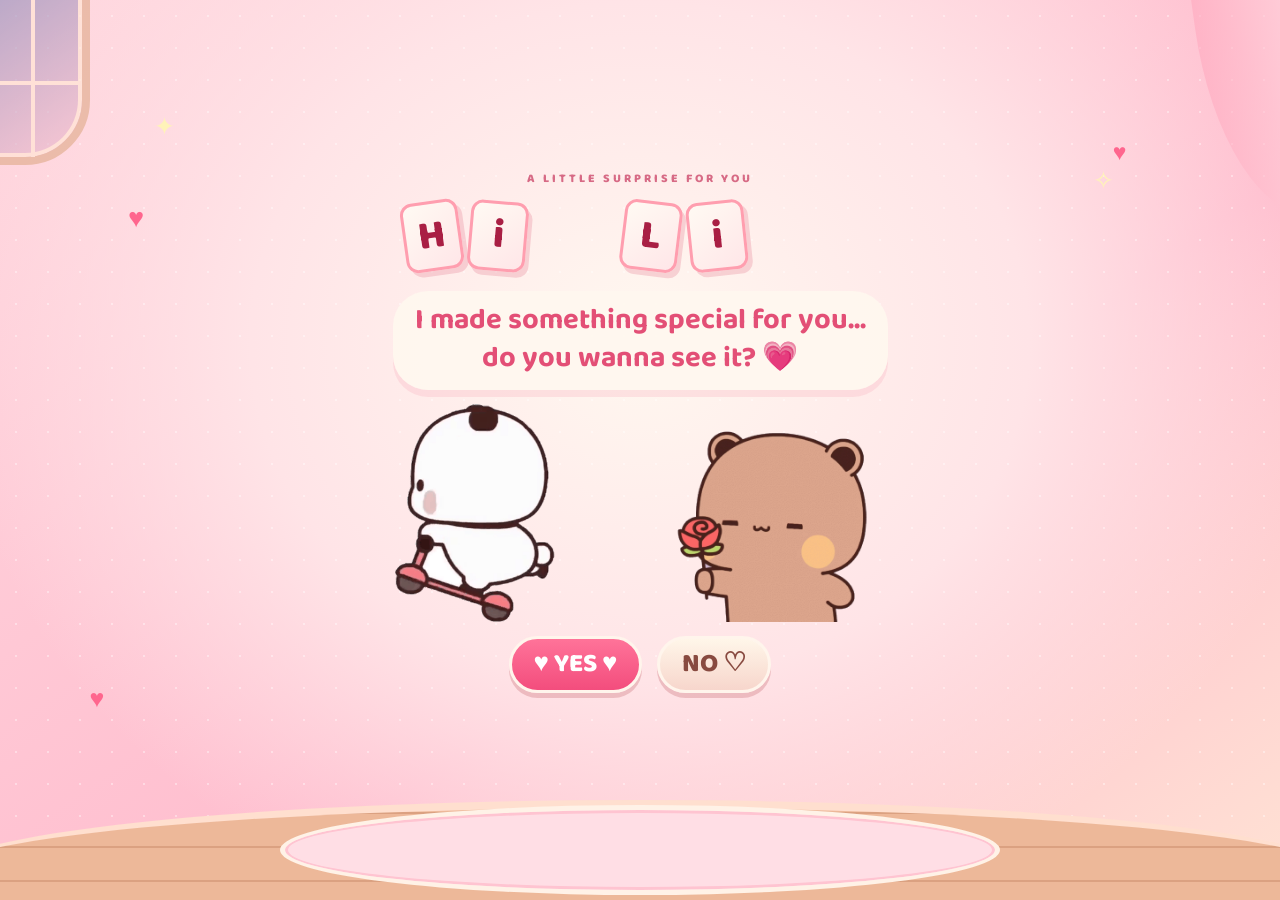
<file: index.html>
<!DOCTYPE html>
<html lang="en">
<head>
  <meta charset="UTF-8">
  <meta name="viewport" content="width=device-width, initial-scale=1.0">
  <meta name="theme-color" content="#ffd9e0">
  <title>A Little Surprise for Lily 💗</title>

  <link rel="stylesheet" href="style.css">
  <script src="script.js" defer></script>
</head>

<body>
  <main class="scene">
    <div class="window" aria-hidden="true"></div>
    <div class="curtain" aria-hidden="true"></div>
    <div class="floor" aria-hidden="true"></div>
    <div class="rug" aria-hidden="true"></div>

    <span class="sparkle sparkle-1" aria-hidden="true">✦</span>
    <span class="sparkle sparkle-2" aria-hidden="true">✧</span>
    <span class="heart heart-1" aria-hidden="true">♥</span>
    <span class="heart heart-2" aria-hidden="true">♥</span>
    <span class="heart heart-3" aria-hidden="true">♥</span>

    <section class="content" id="opening">
      <p class="eyebrow">A LITTLE SURPRISE FOR YOU</p>

      <div class="letters" id="letters" aria-label="Hi Lily!">
        <span class="letter" style="--tilt:-8deg">H</span>
        <span class="letter" style="--tilt:5deg">i</span>
        <span class="gap-letter" aria-hidden="true"></span>
        <span class="letter" style="--tilt:-5deg"></span>
        <span class="letter" style="--tilt:7deg">L</span>
        <span class="letter" style="--tilt:-6deg">i</span>
        <span class="letter" style="--tilt:5deg">l</span>
        <span class="letter" style="--tilt:9deg">y</span>
      </div>

      <div class="message-card">
        <p>I made something special for you...</p>
        <p class="message-subtitle">do you wanna see it? 💗</p>
      </div>

      <div class="character-row">
        <div class="character character-left">
          <img
            src="bubu_rotating_no_background.gif"
            alt="Bubu riding a scooter"
            class="character-image"
          >
        </div>

        <div class="character character-right">
          <img
            src="standing_with_rose_transparent.gif"
            alt="A cute bear holding a rose"
            class="character-image"
          >
        </div>
      </div>

      <div class="controls">
        <button class="button button-yes" id="yesBtn" type="button">
          ♥ YES ♥
        </button>

        <button class="button button-no" id="noBtn" type="button">
          NO ♡
        </button>
      </div>

      <p class="status" id="status" aria-live="polite"></p>
    </section>

    <section class="next-screen" id="nextScreen" hidden>
      <div class="next-card">
        <div class="next-emoji" aria-hidden="true">🧸💗🎂</div>
        <h1>Yay, Lily!</h1>
        <p>Do you think its that easy 😏??</p>
        <p>lets play a game to get your suprise</p>
        <button class="button button-yes" id="backBtn" type="button">
          Let's go!🐱
        </button>
      </div>
    </section>

    
<!-- NO button reaction -->
<section class="no-reaction" id="noReaction" hidden>
  <div class="reaction-card">
    <video id="dragVideo" playsinline>
      <source src="Draging.mp4" type="video/mp4">
    </video>

    <h2>Hehe, come back! 🥺💗</h2>
    <p>Come and decide again!</p>

    <button class="button button-yes" id="decideAgainBtn" type="button">
      Okay, let me see again 💕
    </button>
  </div>
</section>

  </main>
</body>
</html>
</file>
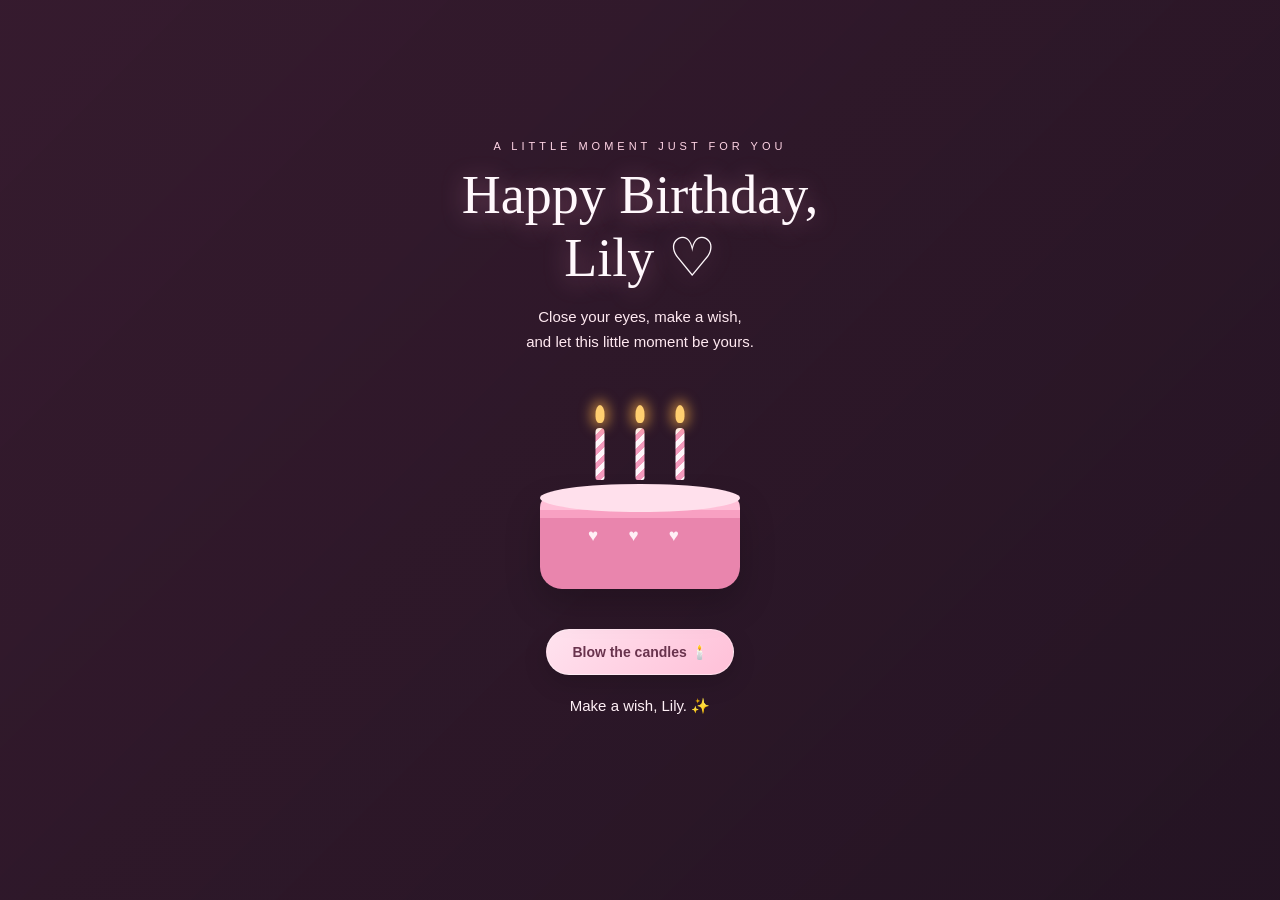
<file: birthday.html>
<!DOCTYPE html>
<html lang="en">
<head>
  <meta charset="UTF-8">
  <meta name="viewport" content="width=device-width, initial-scale=1.0">
  <title>Happy Birthday, Lily 💗</title>

  <style>
    * {
      box-sizing: border-box;
    }

    body {
      margin: 0;
      min-height: 100vh;
      overflow: hidden;
      font-family: Georgia, serif;
      color: #fff8fc;
      background: #321b2c;
    }

    .background-video {
      position: fixed;
      inset: -12px;
      width: calc(100% + 24px);
      height: calc(100% + 24px);
      object-fit: cover;
      filter: blur(10px) brightness(0.48);
      z-index: -2;
    }

    .shade {
      position: fixed;
      inset: 0;
      background: linear-gradient(
        135deg,
        #401c354d,
        #170e1b80
      );
      z-index: -1;
    }

    .birthday-screen {
      min-height: 100vh;
      min-height: 100dvh;
      padding: 24px 16px;
      display: flex;
      align-items: center;
      justify-content: center;
      text-align: center;
    }

    .content {
      width: 100%;
      max-width: 440px;
      animation: appear 1.2s ease both;
    }

    .eyebrow {
      font-family: Arial, sans-serif;
      font-size: 11px;
      letter-spacing: 4px;
      text-transform: uppercase;
      color: #ffd4e5;
    }

    h1 {
      font-size: clamp(36px, 10vw, 54px);
      font-weight: normal;
      margin: 12px 0;
      text-shadow: 0 3px 24px #ff9fc966;
    }

    .subtitle {
      font-family: Arial, sans-serif;
      font-size: 15px;
      color: #ffe9f1;
      line-height: 1.7;
    }

    .cake-area {
      margin: 30px auto 24px;
      width: 240px;
      height: 220px;
      position: relative;
      display: flex;
      justify-content: center;
      align-items: flex-end;
    }

    .cake {
      position: relative;
      width: 200px;
      height: 95px;
      margin-bottom: 16px;
      border-radius: 14px 14px 22px 22px;
      background: linear-gradient(
        #ffbfd7 0 17%,
        #f8a0c2 17% 25%,
        #e985ad 25% 100%
      );
      box-shadow: 0 15px 35px #00000035;
    }

    .cake::before {
      content: "";
      position: absolute;
      width: 100%;
      height: 28px;
      top: -10px;
      left: 0;
      border-radius: 50%;
      background: #ffe0ec;
    }

    .cake::after {
      content: "♥  ♥  ♥";
      position: absolute;
      inset: 32px 0 auto;
      color: #fff0f6;
      font-size: 17px;
      letter-spacing: 13px;
      text-align: center;
    }

    .candles {
      position: absolute;
      z-index: 2;
      top: 43px;
      left: 50%;
      transform: translateX(-50%);
      display: flex;
      gap: 31px;
    }

    .candle {
      width: 9px;
      height: 52px;
      border-radius: 4px 4px 2px 2px;
      background: repeating-linear-gradient(
        135deg,
        #fff6fb 0 5px,
        #f49abd 5px 10px
      );
      position: relative;
    }

    .flame {
      position: absolute;
      top: -23px;
      left: 0;
      width: 9px;
      height: 18px;
      border-radius: 60% 60% 45% 45%;
      background: #ffcf70;
      box-shadow: 0 0 12px 5px #ffb34788;
      animation: flicker .7s infinite alternate;
    }

    .blown .flame {
      display: none;
    }

    .blown .candle::after {
      content: "";
      position: absolute;
      top: -18px;
      left: 3px;
      width: 3px;
      height: 16px;
      border-radius: 50%;
      background: #ffffff9c;
      filter: blur(3px);
      animation: smoke 1.2s forwards;
    }

    button {
      border: 1px solid #ffffff65;
      border-radius: 40px;
      padding: 14px 25px;
      color: #69334d;
      background: linear-gradient(135deg, #ffe3ef, #ffc0d8);
      font-family: Arial, sans-serif;
      font-size: 14px;
      font-weight: bold;
      cursor: pointer;
      box-shadow: 0 8px 25px #00000025;
      transition: transform .2s;
    }

    button:hover {
      transform: translateY(-2px);
    }

    button:focus-visible {
      outline: 2px solid white;
      outline-offset: 4px;
    }

    #result {
      min-height: 50px;
      margin: 18px 0;
      font-family: Arial, sans-serif;
      font-size: 15px;
      line-height: 1.7;
      color: #fff0f6;
    }

    #continueBtn {
      display: none;
    }

    @keyframes flicker {
      from { transform: rotate(-4deg) scale(.95); }
      to { transform: rotate(4deg) scale(1.08); }
    }

    @keyframes smoke {
      to {
        transform: translateY(-24px);
        opacity: 0;
      }
    }

    @keyframes appear {
      from { opacity: 0; transform: translateY(12px); }
      to { opacity: 1; transform: translateY(0); }
    }

    @media (prefers-reduced-motion: reduce) {
      *, *::before, *::after {
        animation-duration: .01ms !important;
        animation-iteration-count: 1 !important;
      }
    }
  </style>
</head>

<body>
  <audio id="birthdayMusic" autoplay loop>
  <source src="birthday-music.mp3" type="audio/mpeg">
</audio>


<script>
const birthdayMusic = document.getElementById("birthdayMusic");
const musicButton = document.getElementById("musicButton");

function toggleMusic() {
  if (birthdayMusic.paused) {
    birthdayMusic.play().then(() => {
      musicButton.textContent = "⏸ Pause Music";
    }).catch(() => {
      musicButton.textContent = "🎵 Tap to Play";
    });
  } else {
    birthdayMusic.pause();
    musicButton.textContent = "🎵 Play Music";
  }
}

birthdayMusic.addEventListener("play", () => {
  musicButton.textContent = "⏸ Pause Music";
});
</script>

  <!-- Replace YOUR_VIDEO.mp4 with Lily's video filename -->
  <video class="background-video"
         autoplay muted loop playsinline aria-hidden="true">
    <source src="V1.mp4" type="video/mp4">
  </video>

  <div class="shade"></div>

  <main class="birthday-screen">
    <section class="content">
      <div class="eyebrow">A little moment just for you</div>

      <h1>Happy Birthday, Lily ♡</h1>

      <p class="subtitle">
        Close your eyes, make a wish,<br>
        and let this little moment be yours.
      </p>

      <div class="cake-area" id="cakeArea">
        <div class="candles">
          <div class="candle"><span class="flame"></span></div>
          <div class="candle"><span class="flame"></span></div>
          <div class="candle"><span class="flame"></span></div>
        </div>
        <div class="cake"></div>
      </div>

      <button id="blowBtn" type="button">
        Blow the candles 🕯️
      </button>

      <p id="result" aria-live="polite">
        Make a wish, Lily. ✨
      </p>

      <button id="continueBtn" type="button">
        Continue to your surprise 💌
      </button>
    </section>
  </main>

  <script>
    const cakeArea = document.getElementById("cakeArea");
    const blowBtn = document.getElementById("blowBtn");
    const result = document.getElementById("result");
    const continueBtn = document.getElementById("continueBtn");

    blowBtn.addEventListener("click", () => {
      cakeArea.classList.add("blown");

      result.textContent =
        "Wish made, Lily! May your day be filled with love and little moments of happiness. 💗";

      blowBtn.disabled = true;
      blowBtn.textContent = "Candles blown out ✨";
      continueBtn.style.display = "inline-block";
    });

    continueBtn.addEventListener("click", () => {
      window.location.href = "message.html";
    });
  </script>

</body>
</html>
</file>
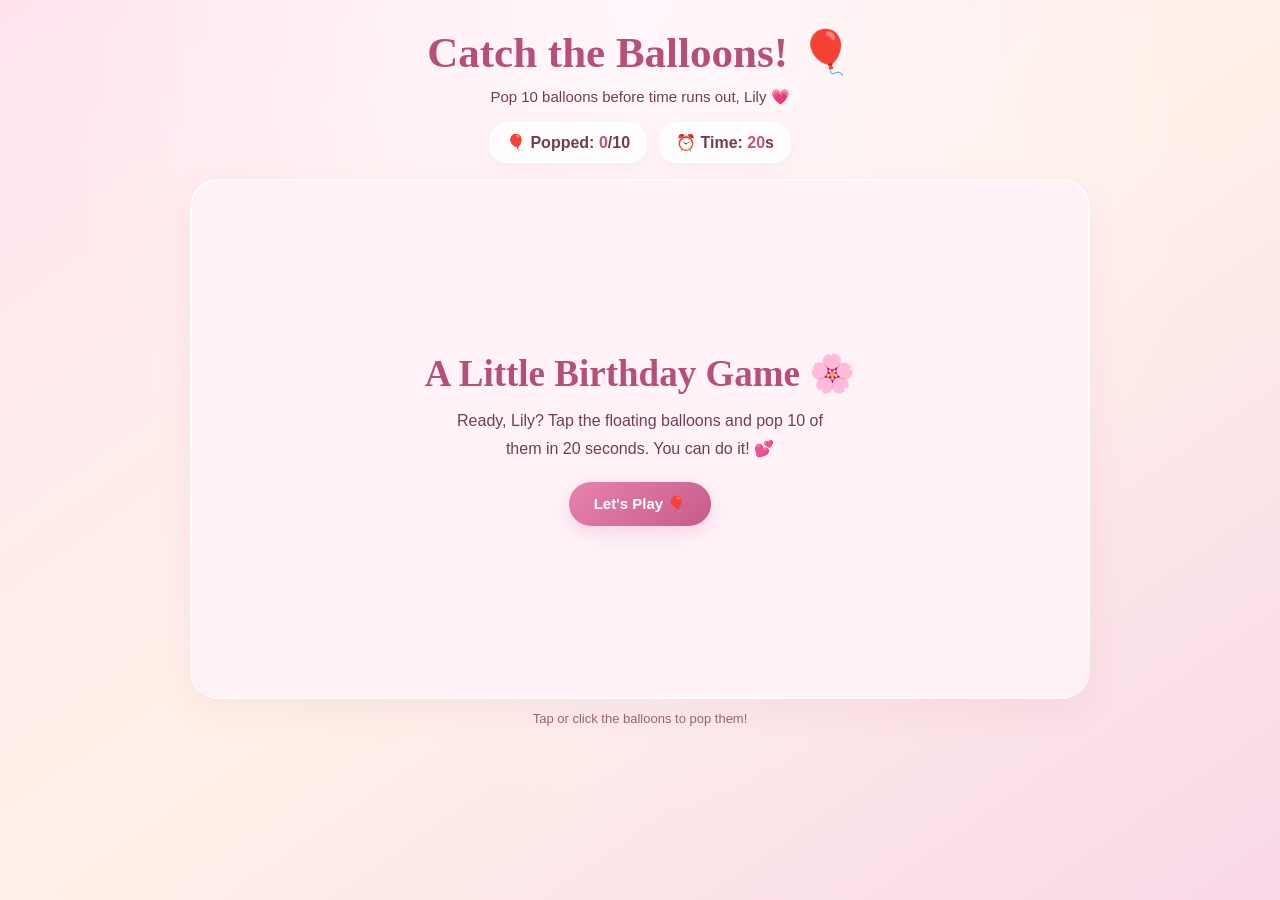
<file: game.html>
<!DOCTYPE html>
<html lang="en">
<head>
<meta charset="UTF-8">
<meta name="viewport" content="width=device-width, initial-scale=1.0">
<title>Catch the Balloons 🎈 | Lily</title>

<style>
* {
  box-sizing: border-box;
}

body {
  margin: 0;
  min-height: 100vh;
  overflow: hidden;
  font-family: "Trebuchet MS", Arial, sans-serif;
  color: #713d56;
  background:
    radial-gradient(ellipse at top, #fff8fc, transparent 65%),
    linear-gradient(145deg, #ffe4ef, #fff1e8, #f9d8e8);
}

header {
  position: relative;
  z-index: 2;
  text-align: center;
  padding: 22px 12px 8px;
}

h1 {
  font-family: Georgia, serif;
  font-size: clamp(29px, 6vw, 43px);
  margin: 5px 0 10px;
  color: #b64f7a;
}

.subtitle {
  font-size: 15px;
  margin: 0 0 16px;
}

.stats {
  display: flex;
  justify-content: center;
  gap: 12px;
  flex-wrap: wrap;
}

.stat {
  min-width: 112px;
  padding: 10px 16px;
  border: 1px solid #ffffff;
  border-radius: 18px;
  background: #ffffffb8;
  box-shadow: 0 5px 18px #b64f7a12;
  font-weight: bold;
}

.stat span {
  color: #bd5480;
}

#gameArea {
  position: relative;
  width: min(900px, 96vw);
  height: min(60vh, 520px);
  min-height: 330px;
  margin: 8px auto 0;
  overflow: hidden;
  border: 2px solid #ffffffc9;
  border-radius: 28px;
  background: linear-gradient(180deg, #fffafc99, #f8c9df55);
  box-shadow: 0 12px 35px #b64f7a15;
  touch-action: manipulation;
}

.balloon {
  position: absolute;
  width: 54px;
  height: 68px;
  border-radius: 50% 50% 45% 45%;
  border: 1px solid #ffffff80;
  box-shadow: inset -7px -7px 0 #0000000b,
              inset 7px 7px 0 #ffffff38,
              0 5px 12px #a64d7020;
  cursor: pointer;
  user-select: none;
  animation: floatUp linear forwards;
  display: flex;
  align-items: center;
  justify-content: center;
  font-size: 21px;
  -webkit-tap-highlight-color: transparent;
}

.balloon::after {
  content: "";
  position: absolute;
  bottom: -7px;
  left: 23px;
  border-left: 5px solid transparent;
  border-right: 5px solid transparent;
  border-bottom: 0;
  border-top: 8px solid currentColor;
}

.balloon::before {
  content: "";
  position: absolute;
  width: 1px;
  height: 30px;
  top: 100%;
  background: #bd8d9f;
  opacity: .7;
}

.balloon.popped {
  pointer-events: none;
  animation: pop .18s ease-out forwards;
}

@keyframes floatUp {
  from { transform: translateY(0) rotate(-5deg); }
  to { transform: translateY(-650px) rotate(9deg); }
}

@keyframes pop {
  to {
    transform: scale(1.7);
    opacity: 0;
  }
}

#overlay {
  position: absolute;
  z-index: 5;
  inset: 0;
  padding: 24px;
  display: flex;
  flex-direction: column;
  align-items: center;
  justify-content: center;
  text-align: center;
  background: #fff4f9ed;
  border-radius: 26px;
}

#overlay h2 {
  font-family: Georgia, serif;
  color: #b64f7a;
  font-size: clamp(27px, 5vw, 37px);
  margin: 0 0 12px;
}

#overlay p {
  max-width: 380px;
  line-height: 1.7;
  margin: 0 0 20px;
}

button {
  border: 0;
  border-radius: 30px;
  padding: 13px 25px;
  color: white;
  background: linear-gradient(135deg, #e783ad, #c75b8a);
  box-shadow: 0 6px 18px #c75b8a35;
  font-size: 15px;
  font-weight: bold;
  cursor: pointer;
  transition: transform .2s;
}

button:hover {
  transform: translateY(-2px);
}

#hint {
  text-align: center;
  font-size: 13px;
  padding: 12px;
  color: #96667b;
}

@media (max-width: 480px) {
  header { padding-top: 15px; }
  .stat { min-width: 100px; padding: 9px 12px; }
  #gameArea { height: 55vh; min-height: 300px; }
}
</style>
</head>

<body>

<header>
  <h1>Catch the Balloons! 🎈</h1>
  <p class="subtitle">Pop 10 balloons before time runs out, Lily 💗</p>

  <div class="stats">
    <div class="stat">🎈 Popped: <span id="score">0</span>/10</div>
    <div class="stat">⏰ Time: <span id="time">20</span>s</div>
  </div>
</header>

<main id="gameArea">
  <div id="overlay">
    <h2>A Little Birthday Game 🌸</h2>
    <p>
      Ready, Lily? Tap the floating balloons and pop 10 of them
      in 20 seconds. You can do it! 💕
    </p>
    <button id="startBtn">Let's Play 🎈</button>
  </div>
</main>

<div id="hint">Tap or click the balloons to pop them!</div>

<script>
const gameArea = document.getElementById("gameArea");
const overlay = document.getElementById("overlay");
const startBtn = document.getElementById("startBtn");
const scoreText = document.getElementById("score");
const timeText = document.getElementById("time");

let score = 0;
let timeLeft = 20;
let playing = false;
let spawnTimer = null;
let countdown = null;
let gameRun = 0;

const balloonColors = [
  { bg: "#ff9cbd", color: "#ff9cbd" },
  { bg: "#c9a5ed", color: "#c9a5ed" },
  { bg: "#ffca8c", color: "#ffca8c" },
  { bg: "#a8d9d1", color: "#a8d9d1" },
  { bg: "#f5a8a5", color: "#f5a8a5" }
];

function clearGameTimers() {
  clearInterval(spawnTimer);
  clearInterval(countdown);
  spawnTimer = null;
  countdown = null;
}

function removeBalloons() {
  gameArea.querySelectorAll(".balloon").forEach(balloon => balloon.remove());
}

function startGame() {
  clearGameTimers();
  removeBalloons();

  gameRun++;
  const thisRun = gameRun;

  score = 0;
  timeLeft = 20;
  playing = true;

  scoreText.textContent = score;
  timeText.textContent = timeLeft;
  overlay.style.display = "none";

  spawnBalloon(thisRun);

  spawnTimer = setInterval(() => {
    if (playing && thisRun === gameRun) spawnBalloon(thisRun);
  }, 620);

  countdown = setInterval(() => {
    if (!playing || thisRun !== gameRun) return;

    timeLeft--;
    timeText.textContent = timeLeft;

    if (timeLeft <= 0) {
      endGame(false);
    }
  }, 1000);
}

function spawnBalloon(thisRun) {
  if (!playing || thisRun !== gameRun) return;

  const balloon = document.createElement("button");
  balloon.className = "balloon";
  balloon.type = "button";
  balloon.setAttribute("aria-label", "Pop balloon");

  const chosen = balloonColors[
    Math.floor(Math.random() * balloonColors.length)
  ];

  balloon.style.background = chosen.bg;
  balloon.style.color = chosen.color;
  balloon.style.left = Math.random() * Math.max(
    0, gameArea.clientWidth - 58
  ) + "px";
  balloon.style.top = (gameArea.clientHeight + 5) + "px";
  balloon.style.animationDuration = (3.2 + Math.random() * 1.4) + "s";

  balloon.textContent = Math.random() < 0.25 ? "♥" : "";

  balloon.addEventListener("click", () => {
    if (!playing || balloon.classList.contains("popped")) return;

    balloon.classList.add("popped");
    score++;
    scoreText.textContent = score;

    setTimeout(() => balloon.remove(), 180);

    if (score >= 10) endGame(true);
  });

  balloon.addEventListener("animationend", () => balloon.remove());

  gameArea.appendChild(balloon);
}

function endGame(won) {
  if (!playing) return;

  playing = false;
  clearGameTimers();
  removeBalloons();

  overlay.style.display = "flex";

  if (won) {
    overlay.innerHTML = `
      <h2>You Did It, Lily! 🎉</h2>
      <p>
        10 balloons popped! You're a birthday superstar. 💗
        Ready for your next surprise?
      </p>
      <button id="continueBtn">Continue to Your Surprise 💌</button>
    `;

    document.getElementById("continueBtn").addEventListener("click", () => {
      window.location.href = "birthday.html";
    });
  } else {
    overlay.innerHTML = `
      <h2>Almost There, Lily! 🌷</h2>
      <p>
        You popped ${score} balloons! Let's try once more
        and catch all 10. You've got this! 💕
      </p>
      <button id="retryBtn">Try Again 🎈</button>
    `;

    document.getElementById("retryBtn").addEventListener("click", startGame);
  }
}

startBtn.addEventListener("click", startGame);
</script>

</body>
</html>
</file>
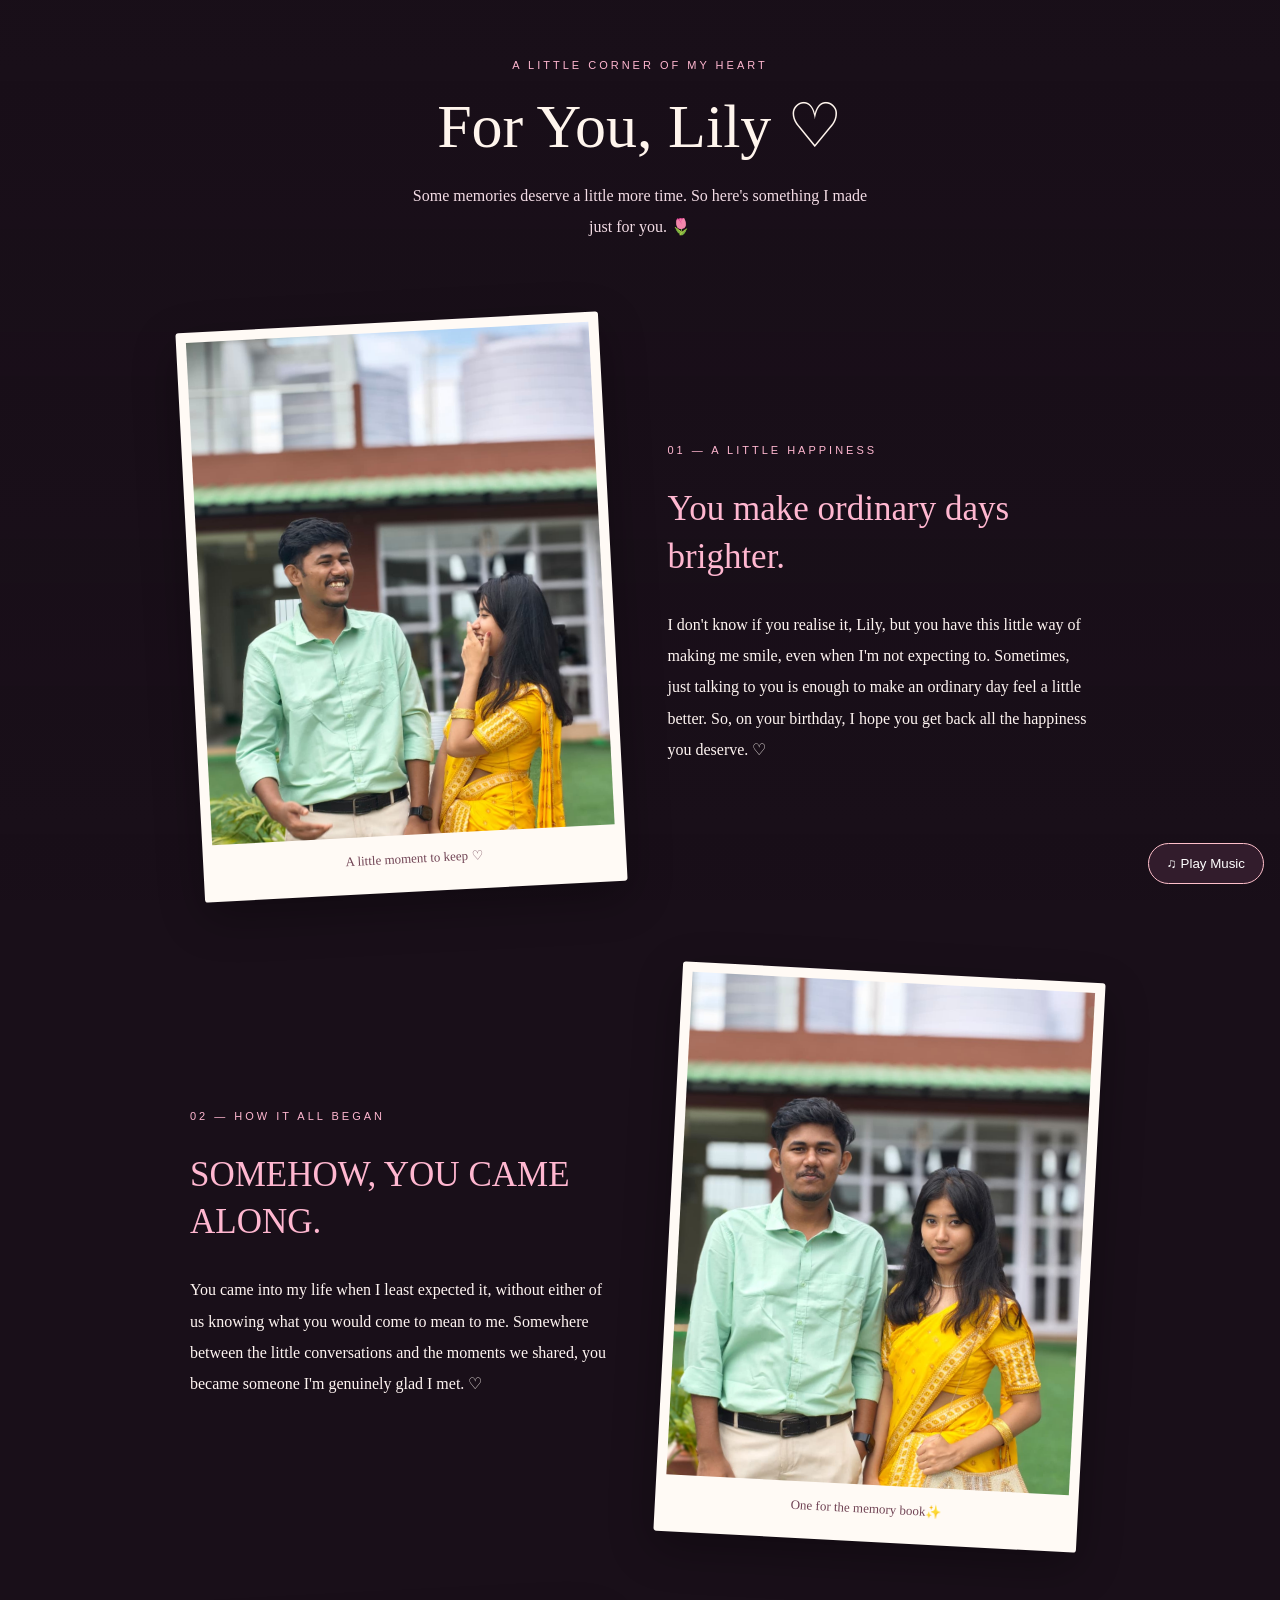
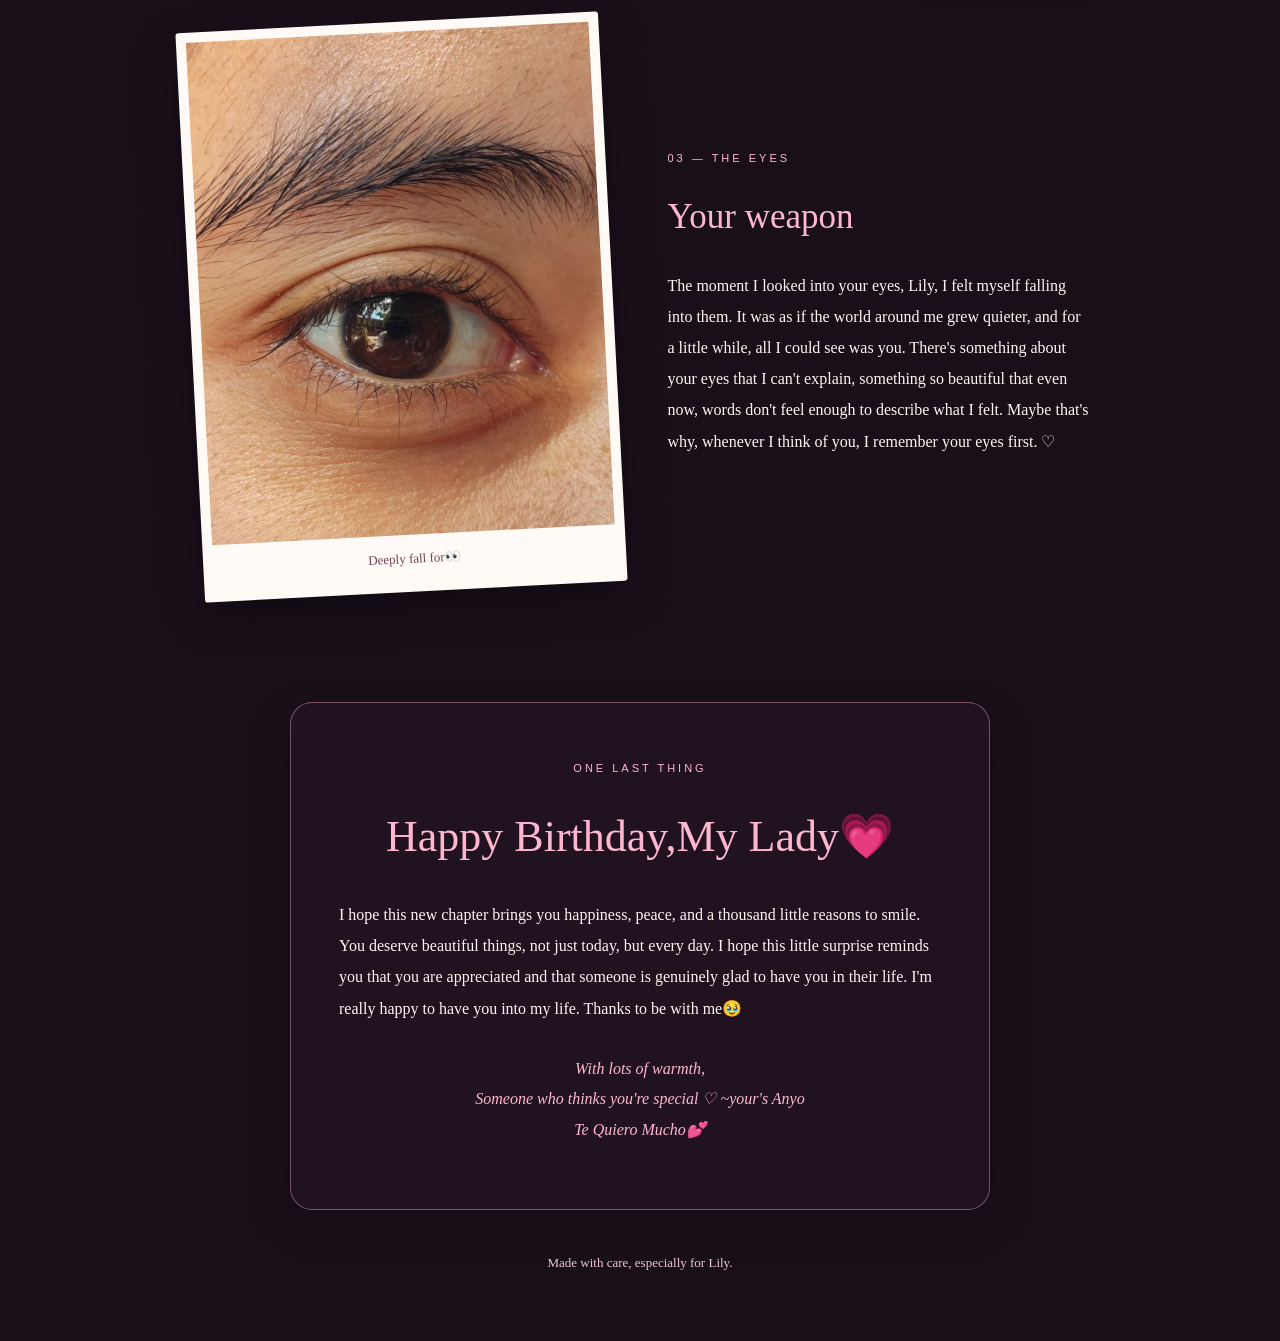
<file: letter.html>
<!DOCTYPE html>
<html lang="en">
<head>
<meta charset="UTF-8">
<meta name="viewport" content="width=device-width, initial-scale=1.0">
<meta name="theme-color" content="#190f19">
<title>A Letter for Lily 💗</title>

<style>
* {
  box-sizing: border-box;
}

:root {
  --pink: #ffb7d0;
  --cream: #fff5ed;
}

html {
  scroll-behavior: smooth;
}

body {
  margin: 0;
  min-height: 100vh;
  background: #190f19;
  color: var(--cream);
  font-family: Georgia, "Times New Roman", serif;
  overflow-x: hidden;
}

/* FULL-SCREEN BACKGROUND VIDEO */
.bg-video {
  position: fixed;
  inset: 0;
  width: 100%;
  height: 100%;
  object-fit: cover;
  z-index: -2;
  pointer-events: none;
  filter: brightness(.38) saturate(.8);
}

.bg-overlay {
  position: fixed;
  inset: 0;
  z-index: -1;
  pointer-events: none;
  background: linear-gradient(
    180deg,
    rgba(25, 15, 25, .38),
    rgba(25, 15, 25, .62)
  );
}

/* PAGE INTRODUCTION */
main {
  width: min(900px, 92%);
  margin: auto;
  padding: 48px 0 70px;
}

header {
  text-align: center;
  margin-bottom: 70px;
}

.eyebrow {
  color: var(--pink);
  font-family: Arial, sans-serif;
  font-size: 11px;
  letter-spacing: 3px;
  text-transform: uppercase;
}

h1 {
  font-size: clamp(38px, 8vw, 62px);
  font-weight: normal;
  line-height: 1.2;
  margin: 18px 0;
}

.subtitle {
  max-width: 470px;
  margin: auto;
  line-height: 1.9;
  color: #f3dce5;
}

/* PHOTO AND MESSAGE ROWS */
.memory {
  display: grid;
  grid-template-columns: minmax(0, 1fr) minmax(0, 1fr);
  align-items: center;
  gap: clamp(18px, 5vw, 55px);
  margin: 80px 0;
}

.photo-card {
  padding: 10px 10px 22px;
  background: #fffaf5;
  color: #704354;
  box-shadow: 0 15px 45px rgba(0, 0, 0, .3);
  border-radius: 3px;
  transform: rotate(-3deg);
  transition: transform .5s ease;
}

.photo-card img {
  width: 100%;
  display: block;
  aspect-ratio: 4 / 5;
  object-fit: cover;
  background: #e8cbd5;
}

.photo-caption {
  text-align: center;
  font-size: 13px;
  line-height: 1.6;
  margin: 14px 2px 0;
}

.memory.reverse .photo-card {
  order: 2;
  transform: rotate(3deg);
}

.memory.reverse .story {
  order: 1;
}

.photo-card:hover {
  transform: rotate(0deg) translateY(-4px);
}

/* TYPEWRITER MESSAGE */
.story {
  opacity: 0;
  transform: translateY(15px);
  transition: opacity .8s ease, transform .8s ease;
  min-width: 0;
}

.story.visible {
  opacity: 1;
  transform: translateY(0);
}

.story h2 {
  font-size: clamp(24px, 4vw, 35px);
  line-height: 1.35;
  font-weight: normal;
  color: var(--pink);
}

.type-text {
  font-size: 16px;
  line-height: 1.95;
  white-space: pre-wrap;
  overflow-wrap: anywhere;
  color: #fff5f2;
}

.cursor::after {
  content: "|";
  display: inline-block;
  color: var(--pink);
  animation: blink .8s steps(2, start) infinite;
}

@keyframes blink {
  to { opacity: 0; }
}

/* FINAL LETTER */
.final-note {
  max-width: 700px;
  margin: 110px auto 30px;
  padding: clamp(24px, 6vw, 48px);
  border: 1px solid rgba(255, 183, 208, .4);
  border-radius: 22px;
  background: rgba(35, 20, 32, .78);
  backdrop-filter: blur(12px);
  box-shadow: 0 15px 45px rgba(0, 0, 0, .2);
  text-align: center;
  opacity: 0;
  transform: translateY(15px);
  transition: opacity .8s ease, transform .8s ease;
}

.final-note.visible {
  opacity: 1;
  transform: translateY(0);
}

.final-note h2 {
  font-size: clamp(30px, 6vw, 44px);
  font-weight: normal;
  color: var(--pink);
}

.final-note .type-text {
  text-align: left;
}

.signature {
  color: var(--pink);
  font-style: italic;
  line-height: 1.9;
  margin-top: 30px;
}

footer {
  text-align: center;
  color: #f0c9d9;
  font-size: 13px;
  margin-top: 45px;
}

/* MOBILE */
@media (max-width: 520px) {
  main {
    padding-top: 32px;
  }

  header {
    margin-bottom: 48px;
  }

  .memory {
    gap: 14px;
    margin: 58px 0;
  }

  .photo-card {
    padding: 6px 6px 14px;
  }

  .photo-card img {
    aspect-ratio: 3 / 4;
  }

  .photo-caption {
    font-size: 11px;
  }

  .story h2 {
    font-size: 21px;
  }

  .type-text {
    font-size: 13px;
    line-height: 1.8;
  }

  .memory.reverse .photo-card {
    order: 2;
  }

  .memory.reverse .story {
    order: 1;
  }
}

@media (prefers-reduced-motion: reduce) {
  *, *::before, *::after {
    animation-duration: .01ms !important;
    transition-duration: .01ms !important;
    scroll-behavior: auto !important;
  }
}
</style>
</head>

<body>
  <audio id="letterMusic" loop preload="auto">
  <source src="./letter-music.mp3" type="audio/mpeg">
</audio>

<button id="musicButton" type="button"
  style="position:fixed;right:16px;bottom:16px;z-index:9999;
  padding:12px 18px;border:1px solid pink;border-radius:25px;
  background:#321c2c;color:white;cursor:pointer;">
  ♫ Play Music
</button>

<!-- BACKGROUND VIDEO
     Use a separate background clip, not your friend's video.
     Autoplay generally requires muted playback. -->
<video class="bg-video"
       autoplay muted loop playsinline preload="metadata"
       aria-hidden="true">
  <source src="1027 (1)-compressed.mp4" type="video/mp4">
</video>

<div class="bg-overlay"></div>

<main>

  <!-- INTRODUCTION -->
  <header>
    <p class="eyebrow">A little corner of my heart</p>
    <h1>For You, Lily ♡</h1>
    <p class="subtitle">
      Some memories deserve a little more time.
      So here's something I made just for you. 🌷
    </p>
  </header>

  <!-- MEMORY 1: PHOTO LEFT, TEXT RIGHT -->
  <section class="memory">
    <div class="photo-card">
      <img src="photo1.jpeg" alt="A special memory together">
      <p class="photo-caption">A little moment to keep ♡</p>
    </div>

    <div class="story">
      <p class="eyebrow">01 — A LITTLE HAPPINESS</p>
      <h2>You make ordinary days brighter.</h2>
      <p class="type-text"
         data-message="I don't know if you realise it, Lily, but you have this little way of making me smile, even when I'm not expecting to. Sometimes, just talking to you is enough to make an ordinary day feel a little better. So, on your birthday, I hope you get back all the happiness you deserve. ♡"></p>
    </div>
  </section>

  <!-- MEMORY 2: TEXT LEFT, PHOTO RIGHT -->
  <section class="memory reverse">
    <div class="photo-card">
      <img src="photo2.jpeg" alt="Another memory together">
      <p class="photo-caption">One for the memory book✨</p>
    </div>

    <div class="story">
      <p class="eyebrow">02 — HOW IT ALL BEGAN</p>
      <h2>SOMEHOW, YOU CAME ALONG.</h2>
      <p class="type-text"
         data-message="You came into my life when I least expected it, without either of us knowing what you would come to mean to me. Somewhere between the little conversations and the moments we shared, you became someone I'm genuinely glad I met. ♡"></p>
    </div>
  </section>

  <!-- MEMORY 3: PHOTO LEFT, TEXT RIGHT -->
  <section class="memory">
    <div class="photo-card">
      <img src="photo3.jpeg" alt="One more memory together">
      <p class="photo-caption">Deeply fall for👀</p>
    </div>

    <div class="story">
      <p class="eyebrow">03 — The Eyes</p>
      <h2>Your weapon</h2>
      <p class="type-text"
         data-message="The moment I looked into your eyes, Lily, I felt myself falling into them. It was as if the world around me grew quieter, and for a little while, all I could see was you. There's something about your eyes that I can't explain, something so beautiful that even now, words don't feel enough to describe what I felt. Maybe that's why, whenever I think of you, I remember your eyes first. ♡"></p>
    </div>
  </section>

  <!-- FINAL PERSONAL NOTE -->
  <section class="final-note">
    <p class="eyebrow">One last thing</p>
    <h2>Happy Birthday,My Lady💗</h2>

    <p class="type-text"
       data-message="I hope this new chapter brings you happiness, peace, and a thousand little reasons to smile. You deserve beautiful things, not just today, but every day. I hope this little surprise reminds you that you are appreciated and that someone is genuinely glad to have you in their life. I'm really happy to have you into my life. Thanks to be with me🥹"></p>

    <p class="signature">
      With lots of warmth,<br>
      Someone who thinks you're special ♡ ~your's Anyo<br>
      Te Quiero Mucho💕
    </p>
  </section>

  <footer>
    Made with care, especially for Lily.
  </footer>

</main>

<script>
  
document.addEventListener("DOMContentLoaded", () => {
  const music = document.getElementById("letterMusic");
  const musicButton = document.getElementById("musicButton");

  // Music button: play or pause
  if (music && musicButton) {
    musicButton.addEventListener("click", async () => {
      try {
        if (music.paused) {
          await music.play();
          musicButton.textContent = "♫ Pause Music";
        } else {
          music.pause();
          musicButton.textContent = "♫ Play Music";
        }
      } catch (error) {
        console.error("Music playback failed:", error);
        alert("Music could not play. Check the MP3 filename and location.");
      }
    });
  }

  // Display all messages immediately (no typewriter effect)
  document.querySelectorAll(".type-text").forEach((text) => {
    text.textContent = text.dataset.message || "";
  });

  // Reveal sections smoothly while scrolling
  const sections = document.querySelectorAll(".story, .final-note");

  const observer = new IntersectionObserver((entries) => {
    entries.forEach((entry) => {
      if (entry.isIntersecting) {
        entry.target.classList.add("visible");
        observer.unobserve(entry.target);
      }
    });
  }, { threshold: 0.1 });

  sections.forEach((section) => observer.observe(section));
});

</script>

</body>
</html>
</file>
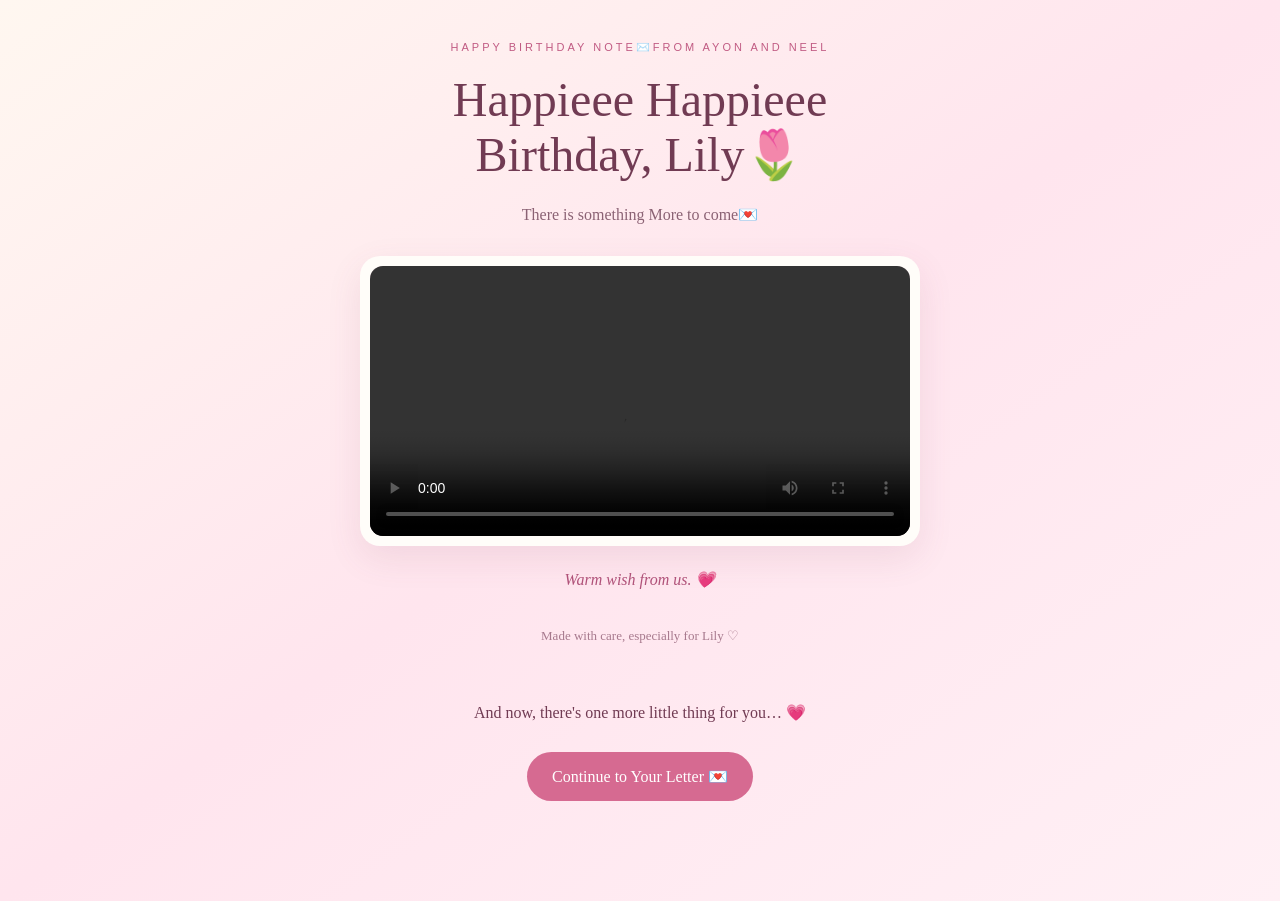
<file: message.html>
<!DOCTYPE html>
<html lang="en">
<head>
  <meta charset="UTF-8">
  <meta name="viewport" content="width=device-width, initial-scale=1.0">
  <meta name="theme-color" content="#fff0f5">
  <title>A Little Something for Lily 💗</title>

  <style>
    * {
      box-sizing: border-box;
    }

    body {
      margin: 0;
      min-height: 100vh;
      padding: 30px 16px 50px;
      background: linear-gradient(145deg, #fff7f0, #ffe5ee, #fff0f5);
      color: #713b53;
      font-family: Georgia, "Times New Roman", serif;
    }

    .container {
      max-width: 560px;
      margin: 0 auto;
      text-align: center;
    }

    .eyebrow {
      color: #c15b83;
      font-family: Arial, sans-serif;
      font-size: 11px;
      letter-spacing: 3px;
      text-transform: uppercase;
    }

    h1 {
      font-size: clamp(34px, 8vw, 48px);
      font-weight: normal;
      margin: 18px 0;
    }

    .intro {
      color: #8b6274;
      font-size: 16px;
      line-height: 1.8;
      margin-bottom: 26px;
    }

    .video-card {
      padding: 10px;
      background: #fffdf9;
      border-radius: 20px;
      box-shadow: 0 12px 35px #8d47651c;
    }

    video {
      display: block;
      width: 100%;
      max-height: 70vh;
      object-fit: contain;
      background: #f5dce5;
      border-radius: 13px;
    }

    .caption {
      color: #b05279;
      font-style: italic;
      line-height: 1.7;
      margin: 20px 0;
    }

    .footer {
      margin-top: 35px;
      color: #a7798d;
      font-size: 13px;
    }
  </style>
</head>

<body>
  <main class="container">

    <p class="eyebrow">Happy Birthday Note✉️From Ayon and Neel</p>

    <h1>Happieee Happieee Birthday, Lily🌷</h1>

    <p class="intro">
     There is something More to come💌
    </p>

    <div class="video-card">
      <video controls playsinline preload="auto">
        <source src="birthdayvideo.mp4" type="video/mp4">
        Your browser does not support this video.
      </video>
    </div>

    <p class="caption">
      Warm wish from us. 💗
    </p>

    <p class="footer">Made with care, especially for Lily ♡</p>

  </main>
  
<div class="continue-section">
  <p>And now, there's one more little thing for you… 💗</p>

  <a href="letter.html" class="continue-button">
    Continue to Your Letter 💌
  </a>
</div>

<style>
  .continue-section {
    text-align: center;
    padding: 30px 16px 50px;
    color: #713b53;
    font-family: Georgia, serif;
  }

  .continue-button {
    display: inline-block;
    margin-top: 14px;
    padding: 15px 25px;
    border-radius: 30px;
    background: #d66a91;
    color: white;
    text-decoration: none;
    font-size: 16px;
    transition: transform .2s, background .2s;
  }

  .continue-button:hover {
    background: #bd5079;
    transform: translateY(-2px);
  }
</style>

</body>
</html>
</file>
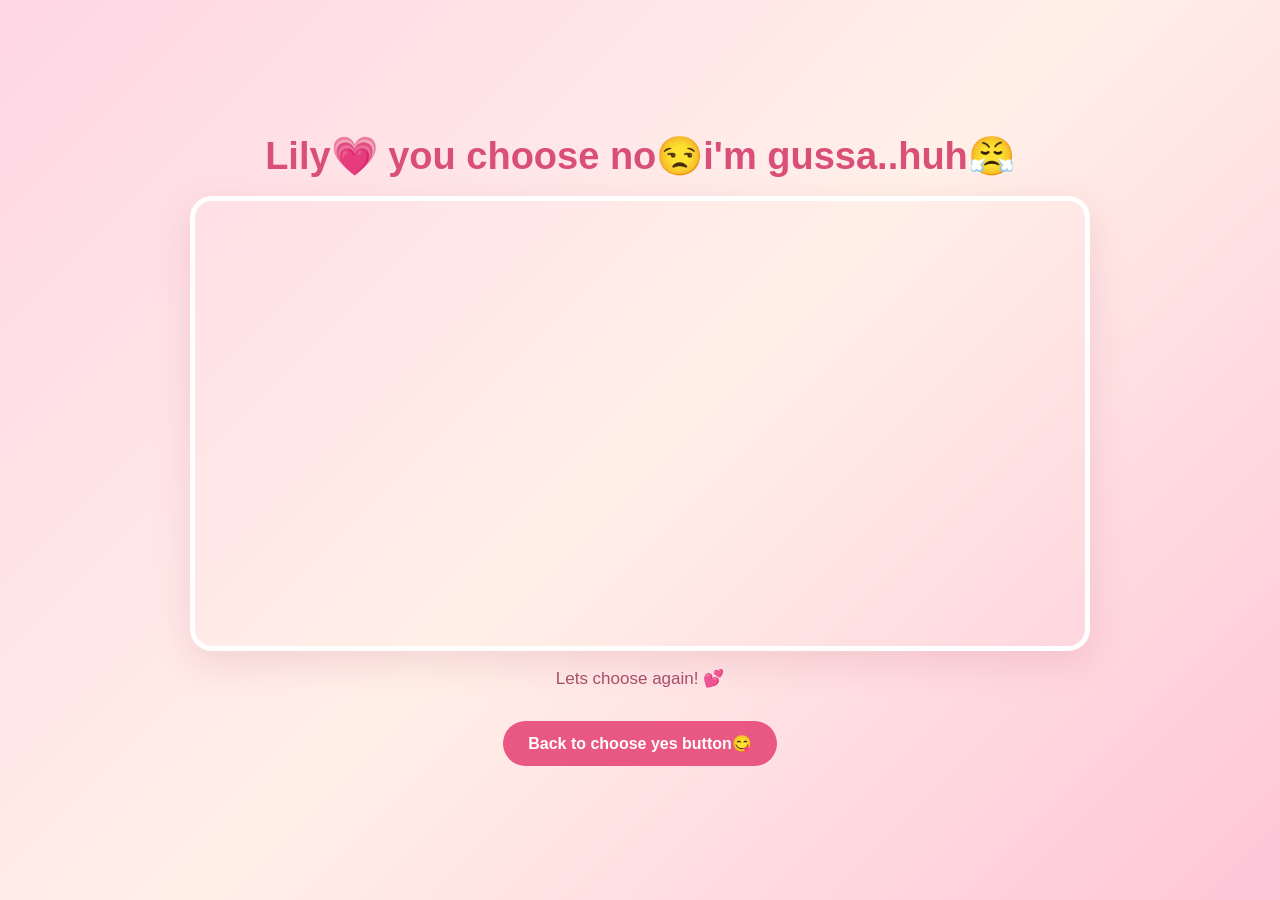
<file: video.html>
<!DOCTYPE html>
<html lang="en">
<head>
  <meta charset="UTF-8">
  <meta name="viewport" content="width=device-width, initial-scale=1.0">
  <title>A Little Surprise for Lily 💗</title>

  <style>
    * {
      box-sizing: border-box;
    }

    body {
      margin: 0;
      min-height: 100vh;
      display: flex;
      align-items: center;
      justify-content: center;
      padding: 20px;
      background: linear-gradient(135deg, #ffd6e5, #fff0e8, #ffc5d8);
      font-family: Arial, sans-serif;
    }

    .video-page {
      width: 100%;
      max-width: 900px;
      text-align: center;
    }

    h1 {
      color: #d94f78;
      margin: 0 0 18px;
      font-size: clamp(24px, 5vw, 38px);
    }

    video {
      display: block;
      width: 100%;
      max-height: 75vh;
      object-fit: contain;
      border: 5px solid white;
      border-radius: 22px;
      background: transparent;
      box-shadow: 0 12px 35px #c45e7830;
    }

    p {
      color: #a84e6b;
      font-size: 17px;
    }

    #homeBtn {
      display: none;
      padding: 13px 25px;
      border: none;
      border-radius: 30px;
      background: #e95783;
      color: white;
      font-size: 16px;
      font-weight: bold;
      cursor: pointer;
    }
    #homeBtn {
  display: inline-block !important;
  visibility: visible !important;
  opacity: 1 !important;
  margin-top: 15px;
  padding: 13px 25px;
  border: none;
  border-radius: 30px;
  background: #e95783;
  color: white;
  font-size: 16px;
  font-weight: bold;
  cursor: pointer;
}
  </style>
</head>

<body>
  <main class="video-page">
    <h1>Lily💗 you choose no😒i'm gussa..huh😤</h1>

    <video id="surpriseVideo" autoplay muted playsinline>
      <source src="Draging.mp4" type="video/mp4">
      Your browser does not support this video.
    </video>

    <p id="message">Lets choose again! 💕</p>

    <button id="homeBtn" onclick="goHome()">
      Back to choose yes button😋
    </button>
  </main>

  <script>
    const video = document.getElementById("surpriseVideo");
    const message = document.getElementById("message");
    const homeBtn = document.getElementById("homeBtn");

    function goHome() {
      window.location.href = "index.html";
    }

    video.addEventListener("ended", () => {
      message.textContent = "go now to choose yes button😋";
      homeBtn.style.display = "inline-block";

      setTimeout(goHome, 2500);
    });

    video.addEventListener("error", () => {
      message.textContent =
        "Oops! Check that Draging.mp4 is in the same folder as video.html.";
      homeBtn.style.display = "inline-block";
    });
  </script>
</body>
</html>
</file>
<file: style.css>
@import url('https://fonts.googleapis.com/css2?family=Baloo+2:wght@400;500;600;700;800&display=swap');

:root {
  --pink: #ff7196;
  --deep-pink: #c83d65;
  --cream: #fff8ef;
  --brown: #80483d;
}

* {
  box-sizing: border-box;
}

body {
  margin: 0;
  font-family: 'Baloo 2', 'Trebuchet MS', sans-serif;
  color: var(--deep-pink);
}

button {
  font: inherit;
}

.scene {
  min-height: 100vh;
  min-height: 100svh;
  position: relative;
  isolation: isolate;
  overflow: hidden;
  display: flex;
  align-items: center;
  justify-content: center;
  padding: 22px 14px;
  background:
    radial-gradient(ellipse at 50% 38%, #fff8f0 0%, #ffe4e7 43%, transparent 76%),
    linear-gradient(145deg, #ffd9e0, #ffbdce 60%, #ffe2d4);
}

.scene::before {
  content: "";
  position: absolute;
  inset: 0;
  z-index: -1;
  opacity: .38;
  background-image: radial-gradient(#fff 1.5px, transparent 1.5px);
  background-size: 32px 32px;
  pointer-events: none;
}

.window {
  position: absolute;
  z-index: -1;
  top: -20px;
  left: -25px;
  width: 115px;
  height: 185px;
  border: 8px solid #dfaa87;
  border-radius: 0 0 65px 0;
  background: linear-gradient(145deg, #8585b7, #f6bdcd);
  box-shadow: inset 0 0 0 4px #ffe8d3;
  opacity: .6;
}

.window::before,
.window::after {
  content: "";
  position: absolute;
  background: #ffe8d3;
}

.window::before {
  width: 4px;
  height: 100%;
  left: 48%;
}

.window::after {
  height: 4px;
  width: 100%;
  top: 55%;
}

.curtain {
  position: absolute;
  z-index: -1;
  top: -30px;
  right: -40px;
  width: 115px;
  height: 250px;
  border-radius: 0 0 0 80%;
  background: linear-gradient(90deg, #ffabc0, #ffdae1);
  transform: rotate(-8deg);
  opacity: .65;
}

.floor {
  position: absolute;
  z-index: -1;
  bottom: -50px;
  left: -5%;
  width: 110%;
  height: 150px;
  border-top: 8px solid #ffdfcf;
  border-radius: 50% 50% 0 0;
  background: repeating-linear-gradient(
    0deg,
    #dba181 0 2px,
    #edb899 2px 34px
  );
}

.rug {
  position: absolute;
  z-index: -1;
  bottom: 5px;
  width: min(720px, 105%);
  height: 90px;
  border-radius: 50%;
  background: #ffdee5;
  border: 5px solid #fff2e7;
  box-shadow: inset 0 0 0 3px #ffc4d1;
}

.sparkle,
.heart {
  position: absolute;
  pointer-events: none;
}

.sparkle {
  color: #fff3b9;
  font-size: 25px;
  animation: twinkle 2s ease-in-out infinite alternate;
}

.sparkle-1 { top: 12%; left: 12%; }
.sparkle-2 { top: 18%; right: 13%; animation-delay: .7s; }

.heart {
  color: #ff668e;
  animation: floatHeart 3.5s ease-in-out infinite;
}

.heart-1 { top: 22%; left: 10%; font-size: 27px; }
.heart-2 { top: 15%; right: 12%; font-size: 23px; animation-delay: -1s; }
.heart-3 { bottom: 20%; left: 7%; font-size: 25px; animation-delay: -2s; }

@keyframes twinkle {
  from { opacity: .4; transform: scale(.7) rotate(0); }
  to { opacity: 1; transform: scale(1.2) rotate(20deg); }
}

@keyframes floatHeart {
  0%, 100% { transform: translateY(4px) rotate(-10deg); }
  50% { transform: translateY(-15px) rotate(10deg); }
}

.content {
  width: 100%;
  max-width: 850px;
  position: relative;
  z-index: 2;
  text-align: center;
  margin: auto;
}

.eyebrow {
  margin: 0 0 5px;
  font-size: 12px;
  font-weight: 800;
  letter-spacing: 3px;
  color: #d76a85;
}

.letters {
  min-height: 86px;
  display: flex;
  align-items: center;
  justify-content: center;
  gap: clamp(3px, 1vw, 8px);
  margin: 0 auto 12px;
  padding: 0 4px;
}

.letter {
  flex: 0 1 auto;
  width: clamp(29px, 7vw, 58px);
  height: clamp(43px, 9vw, 70px);
  display: grid;
  place-items: center;
  border: 3px solid #ff9eaf;
  border-radius: 12px;
  background: linear-gradient(140deg, #fffaf3, #ffe6e8);
  color: #a91f44;
  font-size: clamp(22px, 5vw, 40px);
  font-weight: 800;
  box-shadow: 4px 5px 0 #e8899c55;
  opacity: 0;
  transform: translateY(-80px) rotate(-25deg) scale(.5);
}

.letter.show {
  animation: letterLand .65s cubic-bezier(.18, 1.5, .45, 1) forwards;
}

@keyframes letterLand {
  0% {
    opacity: 0;
    transform: translateY(-80px) rotate(-25deg) scale(.5);
  }
  65% {
    opacity: 1;
    transform: translateY(7px) rotate(7deg) scale(1.08);
  }
  82% {
    transform: translateY(-3px) rotate(-3deg) scale(.96);
  }
  100% {
    opacity: 1;
    transform: translateY(0) rotate(var(--tilt)) scale(1);
  }
}

.gap-letter {
  width: clamp(5px, 2vw, 13px);
  flex-shrink: 0;
}

.message-card {
  width: fit-content;
  max-width: 96%;
  margin: 0 auto 12px;
  padding: 12px 22px 14px;
  background: #fff8efed;
  border-radius: 35px;
  box-shadow: 0 7px 0 #f7a7b644;
  color: #e34f76;
  font-size: clamp(18px, 3.8vw, 29px);
  font-weight: 700;
  line-height: 1.2;
}

.message-card p {
  margin: 0;
}

.message-card .message-subtitle {
  margin-top: 4px;
}

.character-row {
  display: flex;
  align-items: center;
  justify-content: center;
  gap: clamp(12px, 4vw, 50px);
  width: 100%;
  margin: 12px auto;
}

.character {
  width: min(35vw, 220px);
  min-width: 0;
  display: flex;
  justify-content: center;
  align-items: center;
  animation: characterBob 2.5s ease-in-out infinite;
}

.character-right {
  animation-delay: -.9s;
}

.character-image {
  display: block;
  width: 100%;
  max-width: 220px;
  max-height: 235px;
  height: auto;
  object-fit: contain;
}

@keyframes characterBob {
  0%, 100% { transform: translateY(0); }
  50% { transform: translateY(-6px); }
}

.controls {
  position: relative;
  z-index: 6;
  display: flex;
  justify-content: center;
  gap: 15px;
  margin-top: 14px;
}

.button {
  border: 3px solid #fff5ec;
  border-radius: 50px;
  min-width: 110px;
  padding: 10px 22px;
  font-weight: 800;
  font-size: clamp(19px, 4vw, 26px);
  line-height: 1.2;
  cursor: pointer;
  box-shadow: 0 5px 0 #b74a5140;
  transition: transform .18s, filter .18s;
}

.button:hover {
  transform: translateY(-3px) scale(1.04);
  filter: brightness(1.05);
}

.button:active {
  transform: translateY(2px);
}

.button-yes {
  color: white;
  background: linear-gradient(#ff7399, #f34d7d);
}

.button-no {
  color: #884a40;
  background: linear-gradient(#fff6e9, #f7d6cc);
}

.status {
  min-height: 28px;
  margin: 10px 0 0;
  color: #c64a6c;
  font-weight: 700;
  font-size: 16px;
}

.next-screen {
  position: absolute;
  inset: 0;
  z-index: 20;
  align-items: center;
  justify-content: center;
  padding: 22px;
  background: linear-gradient(145deg, #ffd5e0, #fff0e4);
  text-align: center;
}

.next-screen:not([hidden]) {
  display: flex;
  animation: fadeIn .5s ease forwards;
}

.next-card {
  max-width: 450px;
  padding: 32px 24px;
  background: #fffaf4;
  border: 3px solid white;
  border-radius: 32px;
  box-shadow: 0 12px 35px #c45e7840;
}

.next-emoji {
  font-size: 60px;
}

.next-card h1 {
  font-size: clamp(30px, 8vw, 46px);
  margin: 0 0 8px;
}

.next-card p {
  font-size: 20px;
}

@keyframes fadeIn {
  from { opacity: 0; transform: scale(.94); }
  to { opacity: 1; transform: scale(1); }
}

@media (max-width: 600px) {
  .scene { padding: 12px; }

  .letters {
    min-height: 72px;
    margin-bottom: 5px;
  }

  .message-card { padding: 9px 13px 11px; }

  .character-row {
    gap: 10px;
    margin: 8px auto;
  }

  .character { width: 43%; }

  .character-image {
    max-width: 180px;
    max-height: 190px;
  }

  .controls {
    margin-top: 10px;
    gap: 10px;
  }

  .floor { height: 110px; }
  .rug { height: 65px; }
}

@media (max-height: 650px) {
  .scene { padding-top: 6px; padding-bottom: 6px; }

  .letters {
    min-height: 60px;
    margin-bottom: 4px;
  }

  .message-card { padding: 6px 15px; }
  .character-row { margin: 5px auto; }

  .character-image {
    max-height: 130px;
    width: auto;
    max-width: 43vw;
  }

  .controls { margin-top: 6px; }
}

@media (prefers-reduced-motion: reduce) {
  .character, .sparkle, .heart {
    animation: none;
  }
  
.no-reaction {
  position: absolute;
  inset: 0;
  z-index: 30;
  align-items: center;
  justify-content: center;
  padding: 20px;
  background: rgba(255, 220, 230, 0.96);
  text-align: center;
}

.no-reaction:not([hidden]) {
  display: flex;
  animation: reactionAppear 0.4s ease both;
}

.reaction-card {
  width: min(100%, 420px);
  padding: 22px;
  border: 3px solid white;
  border-radius: 30px;
  background: #fff8f2;
  box-shadow: 0 12px 35px #c45e7840;
}

.reaction-card video {
  display: block;
  width: 100%;
  max-height: 42vh;
  object-fit: contain;
  border-radius: 18px;
  background: transparent;
}

.reaction-card h2 {
  margin: 16px 0 4px;
  color: #c83d65;
  font-size: clamp(25px, 6vw, 34px);
}

.reaction-card p {
  margin: 0 0 18px;
  color: #a85b70;
  font-size: 20px;
}

@keyframes reactionAppear {
  from {
    opacity: 0;
    transform: scale(0.92);
  }
  to {
    opacity: 1;
    transform: scale(1);
  }
}

#yesBtn {
  transition: left 0.22s ease, top 0.22s ease,
              transform 0.2s ease;
  z-index: 5;
  touch-action: manipulation;
}

}
</file>
